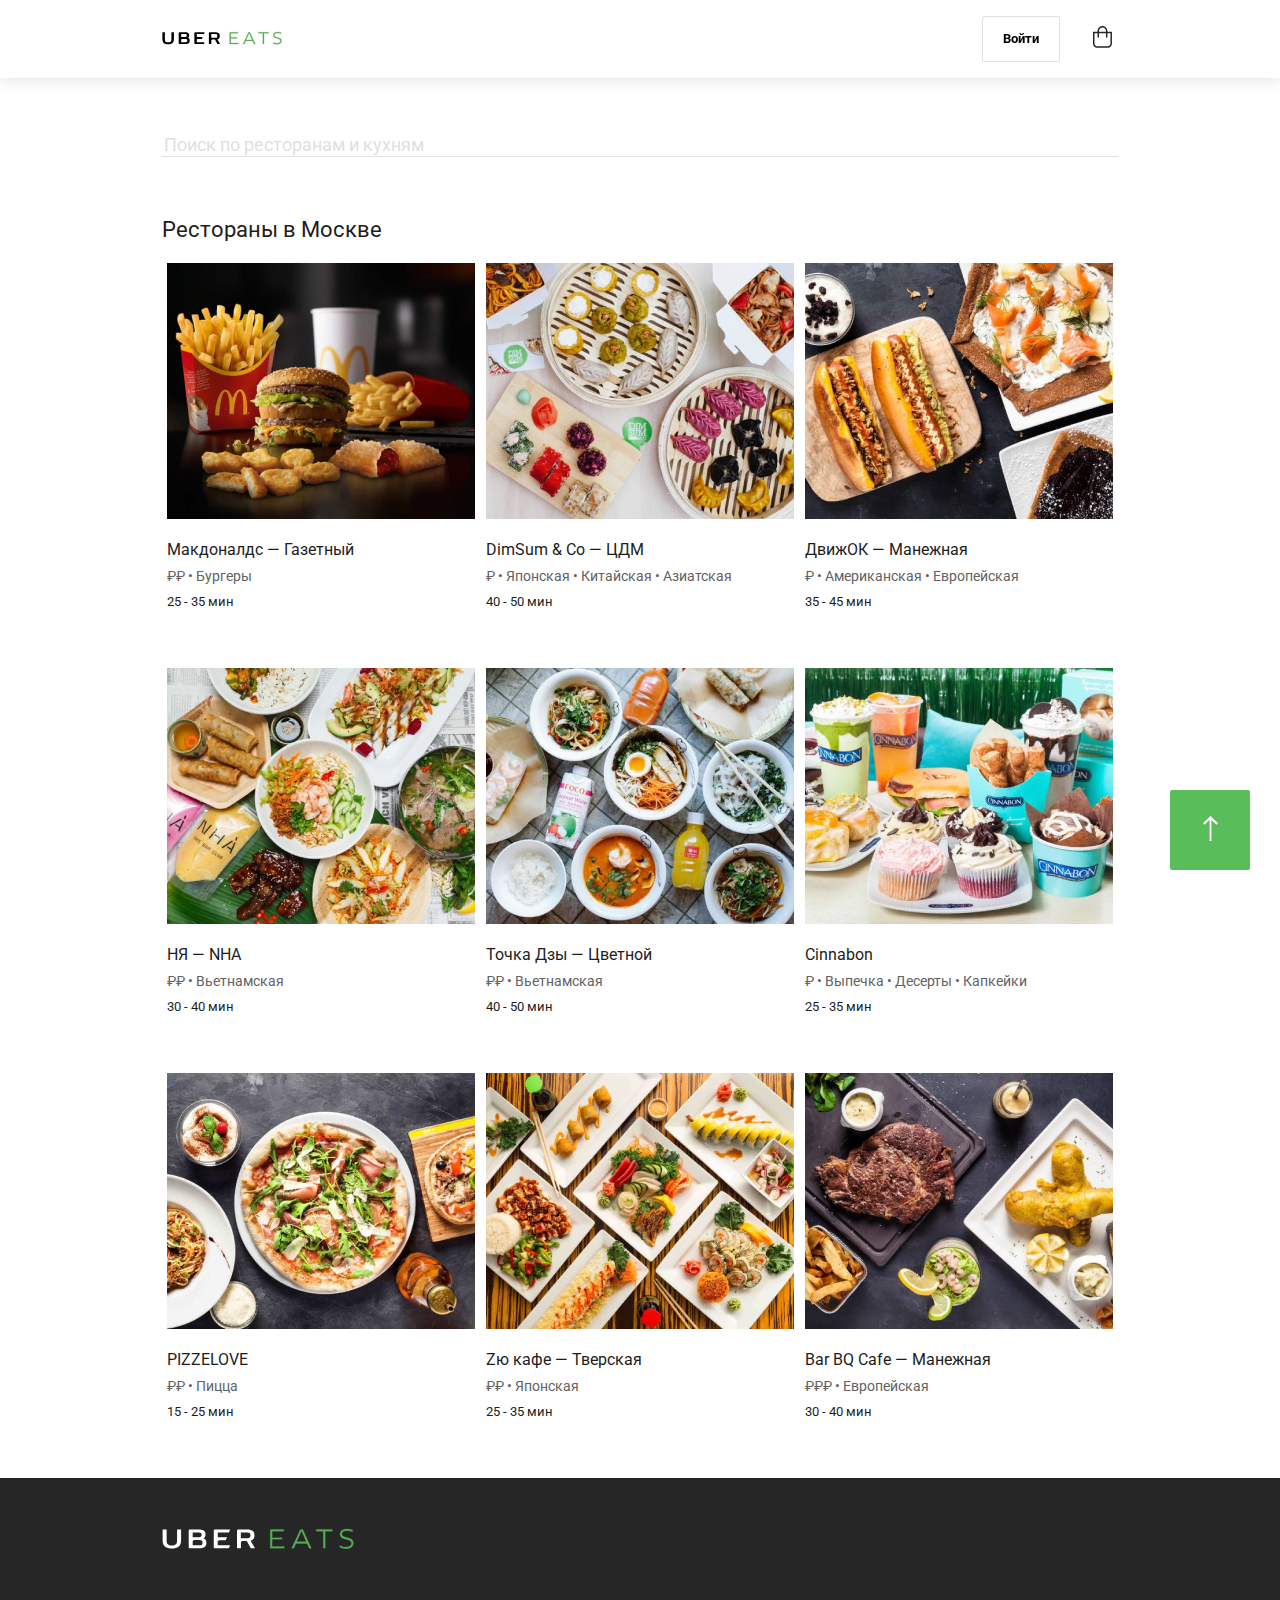
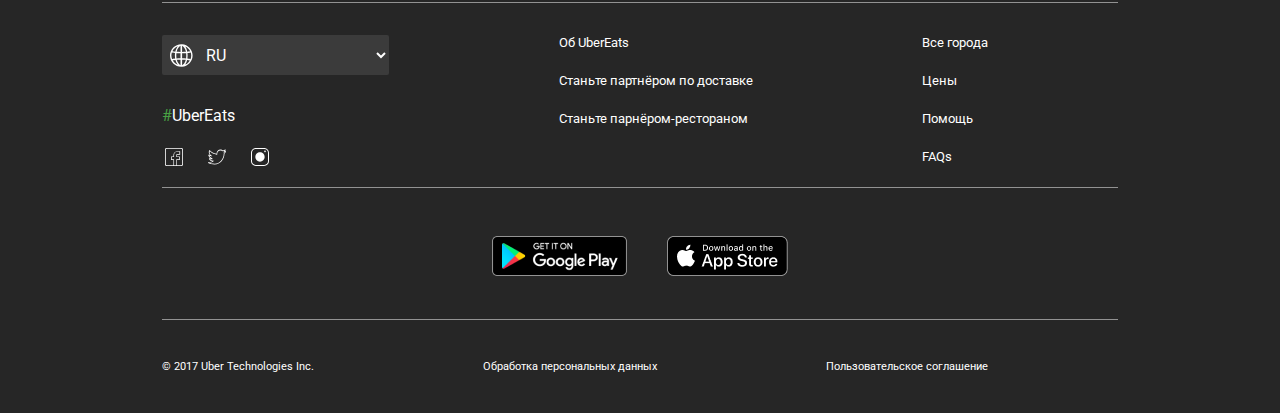
<file: index.html>
<!DOCTYPE html>
<html lang="ru">
<head>
  <meta charset="UTF-8">
  <meta name="viewport" content="width=device-width, initial-scale=1.0">
  <meta http-equiv="X-UA-Compatible" content="ie=edge">
  <title>Document</title>

  <link rel="preconnect" href="https://fonts.googleapis.com">
  <link rel="preconnect" href="https://fonts.gstatic.com" crossorigin>
  <link href="https://fonts.googleapis.com/css2?family=Roboto:wght@400;700&display=swap" rel="stylesheet">

  <link rel="stylesheet" href="assets/css/normalize.css">
  <link rel="stylesheet" href="css/reset.css">
  <link rel="stylesheet" href="assets/fonts/">
  <link rel="stylesheet" href="css/style.css">
</head>
<body>
  
<!--      HEADER      -->

  <header class="header">
    <div class="container header__content">
      <a href="" class="header__logo">
        <img src="img/head/logo.svg" alt="" class="header__logo-img">
      </a>

      <div class="header__login">
        <button class="header__login-button">
          Войти
        </button>
        <button class="header__login-cart">
          <svg class="header__login-svg" width="19" height="23" viewBox="0 0 19 23" fill="none" xmlns="http://www.w3.org/2000/svg">
          <g id="basket">
          <path id="Rectangle-10" fill-rule="evenodd" clip-rule="evenodd" d="M18.9474 6.85876H0V18.6482C0 20.8574 1.79086 22.6482 4 22.6482H14.9474C17.1565 22.6482 18.9474 20.8574 18.9474 18.6482V6.85876ZM4 21.1482C2.61929 21.1482 1.5 20.029 1.5 18.6482V8.35876H17.4474V18.6482C17.4474 20.029 16.3281 21.1482 14.9474 21.1482H4Z" fill="#262626"/>
          <path id="Rectangle-3" d="M6.01315 12.06V5.86806C6.01315 3.95686 7.56248 2.40753 9.47368 2.40753C11.3849 2.40753 12.9342 3.95686 12.9342 5.86806V12.06C12.9342 12.4742 13.27 12.81 13.6842 12.81C14.0984 12.81 14.4342 12.4742 14.4342 12.06V5.86806C14.4342 3.12844 12.2133 0.907532 9.47368 0.907532C6.73406 0.907532 4.51315 3.12844 4.51315 5.86806V12.06C4.51315 12.4742 4.84894 12.81 5.26315 12.81C5.67737 12.81 6.01315 12.4742 6.01315 12.06Z" fill="#262626"/>
          </g>
          </svg>
        </button>
      </div>
    </div>
  </header>

<!--      HEADER      -->



<!--      SEARCH       -->

  <section class="search">
    <div class="container">
      <input type="search" name="search" id="" class="search__field" placeholder="Поиск по ресторанам и кухням">
    </div>
  </section>

  <!--      SEARCH       -->



  <!--      RESTAURANTS       -->

  <section class="restaurants">
    <div class="container">
      <h1 class="restaurants__title">
        Рестораны в Москве
      </h1>
      <div class="restaurants__items">

        <a href="#" class="restaurant__link">
          <div class="restaurant__item">
            <img src="img/rest/1mac.jpg" alt="McDonalds" class="restaurant__img">
            <h6 class="restaurant__title">
              Макдоналдс — Газетный
            </h6>
            <p class="restaurant__price">
             <span class="restaurant__price-count">₽₽ </span>• Бургеры
            </p>
            <p class="restaurant__time">
              25 - 35 мин
            </p>
          </div>
        </a>

        <a href="#" class="restaurant__link">
          <div class="restaurant__item">
            <img src="img/rest/2dimsum.jpg" alt="McDonalds" class="restaurant__img">
            <h6 class="restaurant__title">
              DimSum & Co — ЦДМ
            </h6>
            <p class="restaurant__price">
             <span class="restaurant__price-count">₽ </span>• Японская • Китайская • Азиатская
            </p>
            <p class="restaurant__time">
              40 - 50 мин
            </p>
          </div>
        </a>

        <a href="#" class="restaurant__link">
          <div class="restaurant__item">
            <img src="img/rest/3dvijok.jpg" alt="McDonalds" class="restaurant__img">
            <h6 class="restaurant__title">
              ДвижОК — Манежная
            </h6>
            <p class="restaurant__price">
             <span class="restaurant__price-count">₽ </span>• Американская • Европейская
            </p>
            <p class="restaurant__time">
              35 - 45 мин
            </p>
          </div>
        </a>

        <a href="#" class="restaurant__link">
          <div class="restaurant__item">
            <img src="img/rest/4nya.jpg" alt="McDonalds" class="restaurant__img">
            <h6 class="restaurant__title">
              НЯ — NHA
            </h6>
            <p class="restaurant__price">
             <span class="restaurant__price-count">₽₽ </span>• Вьетнамская
            </p>
            <p class="restaurant__time">
              30 - 40 мин
            </p>
          </div>
        </a>

        <a href="#" class="restaurant__link">
          <div class="restaurant__item">
            <img src="img/rest/5tochka.jpg" alt="McDonalds" class="restaurant__img">
            <h6 class="restaurant__title">
              Точка Дзы — Цветной
            </h6>
            <p class="restaurant__price">
              <span class="restaurant__price-count">₽₽ </span>• Вьетнамская
            </p>
            <p class="restaurant__time">
              40 - 50 мин
            </p>
          </div>
        </a>

        <a href="#" class="restaurant__link">
          <div class="restaurant__item">
            <img src="img/rest/6cinnabon.jpg" alt="McDonalds" class="restaurant__img">
            <h6 class="restaurant__title">
              Cinnabon
            </h6>
            <p class="restaurant__price">
             <span class="restaurant__price-count">₽ </span>• Выпечка • Десерты • Капкейки
            </p>
            <p class="restaurant__time">
              25 - 35 мин
            </p>
          </div>
        </a>

        <a href="#" class="restaurant__link">
          <div class="restaurant__item">
            <img src="img/rest/7pizzalove.jpg" alt="McDonalds" class="restaurant__img">
            <h6 class="restaurant__title">
              PIZZELOVE
            </h6>
            <p class="restaurant__price">
             <span class="restaurant__price-count">₽₽ </span>• Пицца
            </p>
            <p class="restaurant__time">
              15 - 25 мин
            </p>
          </div>
        </a>

        <a href="#" class="restaurant__link">
          <div class="restaurant__item">
            <img src="img/rest/8zu.jpg" alt="McDonalds" class="restaurant__img">
            <h6 class="restaurant__title">
              Zю кафе — Тверская
            </h6>
            <p class="restaurant__price">
             <span class="restaurant__price-count">₽₽ </span>• Японская
            </p>
            <p class="restaurant__time">
              25 - 35 мин
            </p>
          </div>
        </a>

        <a href="#" class="restaurant__link">
          <div class="restaurant__item">
            <img src="img/rest/9barbq.jpg" alt="McDonalds" class="restaurant__img">
            <h6 class="restaurant__title">
              Bar BQ Cafe — Манежная
            </h6>
            <p class="restaurant__price">
             <span class="restaurant__price-count">₽₽₽ </span>• Европейская
            </p>
            <p class="restaurant__time">
              30 - 40 мин
            </p>
          </div>
        </a>

      </div>
    </div>
  </section>

  <!--      RESTAURANTS       -->



  <!--      FOOTER       -->

  <footer class="footer">
    <div class="container">
      <div class="footer__logo">
        <img src="img/footer/white-logo.svg" alt="logo" class="footer__logo-img">
      </div>
      <div class="footer__menu">
        <div class="footer__menu-lang">
          <select class="footer__menu-lang-select">
            <option class="footer__menu-lang-select-option" value="RU">RU</option>
            <option class="footer__menu-lang-select-option" value="EN">EN</option>
            <option class="footer__menu-lang-select-option" value="UA">UA</option>
          </select>
          <a href="#" class="footer__menu-hash"><span>#</span>UberEats</a>
          <div class="footer__menu-social">
            <a href="#" class="footer__menu-social-item">
              <svg width="24" height="24" viewBox="0 0 24 24" fill="none" xmlns="http://www.w3.org/2000/svg">
                <path fill-rule="evenodd" clip-rule="evenodd" d="M19.5 3H4.5C3.65997 3 3 3.66003 3 4.5V19.5C3 20.34 3.65997 21 4.5 21H11.4H15H19.5C20.34 21 21 20.34 21 19.5V4.5C21 3.66003 20.34 3 19.5 3ZM12.0518 14.2609H9.79999V11.9652H12.0518V9.95654C12.0518 8.32092 13.2904 6.94348 14.8667 6.80005H17.4V9.0957H15.1481C14.6696 9.0957 14.3037 9.46875 14.3037 9.95654V11.9652H17.1185V14.2609H14.3037V20.2001H12.0518V14.2609ZM14.9286 20.2001H19.3214C19.8193 20.2001 20.2 19.8193 20.2 19.3215V4.67859C20.2 4.18079 19.8193 3.80005 19.3214 3.80005H4.67856C4.18069 3.80005 3.79999 4.18079 3.79999 4.67859V19.3215C3.79999 19.8193 4.18069 20.2001 4.67856 20.2001H11.4142V14.9286H9.07138V11.4143H11.4142V9.95007C11.4142 7.98792 12.9371 6.3186 14.8993 6.14294H18.15V9.65723H15.2214C15.0457 9.65723 14.9286 9.77429 14.9286 9.95007V11.4143H17.8571V14.9286H14.9286V20.2001Z" fill="white"/>
                <mask id="mask0" mask-type="alpha" maskUnits="userSpaceOnUse" x="3" y="3" width="18" height="18">
                <path fill-rule="evenodd" clip-rule="evenodd" d="M19.5 3H4.5C3.65997 3 3 3.66003 3 4.5V19.5C3 20.34 3.65997 21 4.5 21H11.4H15H19.5C20.34 21 21 20.34 21 19.5V4.5C21 3.66003 20.34 3 19.5 3ZM12.0518 14.2609H9.79999V11.9652H12.0518V9.95654C12.0518 8.32092 13.2904 6.94348 14.8667 6.80005H17.4V9.0957H15.1481C14.6696 9.0957 14.3037 9.46875 14.3037 9.95654V11.9652H17.1185V14.2609H14.3037V20.2001H12.0518V14.2609ZM14.9286 20.2001H19.3214C19.8193 20.2001 20.2 19.8193 20.2 19.3215V4.67859C20.2 4.18079 19.8193 3.80005 19.3214 3.80005H4.67856C4.18069 3.80005 3.79999 4.18079 3.79999 4.67859V19.3215C3.79999 19.8193 4.18069 20.2001 4.67856 20.2001H11.4142V14.9286H9.07138V11.4143H11.4142V9.95007C11.4142 7.98792 12.9371 6.3186 14.8993 6.14294H18.15V9.65723H15.2214C15.0457 9.65723 14.9286 9.77429 14.9286 9.95007V11.4143H17.8571V14.9286H14.9286V20.2001Z" fill="white"/>
                </mask>
                <g mask="url(#mask0)">
                </g>
                </svg>
            </a>
            <a href="#" class="footer__menu-social-item">
              <svg width="24" height="24" viewBox="0 0 24 24" fill="none" xmlns="http://www.w3.org/2000/svg">
                <g id="ic/24/social/twitter">
                <path id="Shape" fill-rule="evenodd" clip-rule="evenodd" d="M20.5302 6.09489C20.6525 6.06364 20.8052 6.09489 20.8969 6.18864C20.9885 6.28239 21.0191 6.43864 20.9886 6.56364C20.7136 7.46977 20.1637 8.12602 19.4915 8.46977V8.5634C19.4915 14.5942 15.092 19.5 9.71484 19.5C6.69018 19.5 4.24606 18.9688 3.14617 18.0627C3.02398 17.9377 2.96285 17.7814 3.02398 17.5939C3.08505 17.4377 3.23782 17.3127 3.42114 17.3127C5.22372 17.2814 6.38467 16.844 7.27069 16.3128C5.55975 16.094 4.49041 15.2504 3.94052 13.6568C3.87939 13.5005 3.94052 13.3443 4.06271 13.2505C4.1849 13.1568 4.36822 13.1568 4.49041 13.2193C4.94869 13.5318 5.40698 13.5943 5.9569 13.5943C4.79595 12.8757 3.72662 11.6882 3.29891 10.2195C3.26834 10.0633 3.32946 9.8759 3.45165 9.8134C3.60443 9.71965 3.7572 9.7509 3.87939 9.84465C4.21548 10.1258 4.58212 10.3133 5.13201 10.407C3.94052 9.15715 3.20727 7.31352 4.24603 5.28252L4.42935 4.90752L4.7348 5.22002C6.62905 7.25102 8.37051 8.18852 11.5479 8.8134V8.6884C11.5479 6.40739 13.2894 4.53252 15.4586 4.50127C16.314 4.50127 17.5055 5.12627 17.9944 5.40752C18.0061 5.40752 18.0177 5.41203 18.0277 5.41594C18.0438 5.42229 18.0555 5.4268 18.0555 5.40752C18.6666 5.22002 19.3998 4.90752 20.2552 4.53252C20.3775 4.47002 20.5302 4.50127 20.6219 4.59502C20.7136 4.68877 20.7441 4.81377 20.683 4.97002C20.5302 5.40752 20.2858 5.87627 19.9192 6.31364L20.5302 6.09489ZM18.7354 8.23784L18.9133 8.17741C19.4764 7.96623 19.8025 7.51347 20.01 7.12126L18.854 7.5136C18.7058 7.5739 18.528 7.5136 18.4687 7.36272C18.4094 7.21172 18.4391 7.03069 18.5576 6.94011C19.0318 6.54778 19.3875 6.12529 19.6543 5.67265C19.0615 5.91399 18.528 6.12529 18.0834 6.27617C17.9055 6.33647 17.7277 6.30632 17.5499 6.21587L17.5316 6.20573C17.1836 6.01225 16.0853 5.40141 15.4158 5.4312C13.6374 5.46135 12.2147 7.00053 12.2147 8.87163V9.7166L11.8589 9.6563C8.59857 9.05266 6.79049 8.17741 4.89352 6.27617C4.00433 8.56975 5.84201 10.1694 6.46444 10.622L7.20541 11.1652H6.28655C5.69375 11.1652 5.04168 11.1049 4.44888 10.8333C5.10098 12.2215 6.43481 13.2476 7.56112 13.5796L7.47219 14.1832C7.2351 14.1832 6.99795 14.1832 6.76086 14.2133C6.13839 14.2436 5.57525 14.2436 5.04171 14.0624C5.63452 15.2093 6.67193 15.6922 8.36141 15.6922H9.25061L8.50961 16.2354C7.59075 16.9596 6.40515 17.6236 4.35998 17.7746C5.3381 18.2574 7.14611 18.7101 9.84338 18.7101C14.4647 18.7101 18.7354 13.9991 18.7354 8.7509V8.23784Z" fill="white"/>
                <mask id="mask0" mask-type="alpha" maskUnits="userSpaceOnUse" x="3" y="4" width="18" height="16">
                <path id="Shape_2" fill-rule="evenodd" clip-rule="evenodd" d="M20.5302 6.09489C20.6525 6.06364 20.8052 6.09489 20.8969 6.18864C20.9885 6.28239 21.0191 6.43864 20.9886 6.56364C20.7136 7.46977 20.1637 8.12602 19.4915 8.46977V8.5634C19.4915 14.5942 15.092 19.5 9.71484 19.5C6.69018 19.5 4.24606 18.9688 3.14617 18.0627C3.02398 17.9377 2.96285 17.7814 3.02398 17.5939C3.08505 17.4377 3.23782 17.3127 3.42114 17.3127C5.22372 17.2814 6.38467 16.844 7.27069 16.3128C5.55975 16.094 4.49041 15.2504 3.94052 13.6568C3.87939 13.5005 3.94052 13.3443 4.06271 13.2505C4.1849 13.1568 4.36822 13.1568 4.49041 13.2193C4.94869 13.5318 5.40698 13.5943 5.9569 13.5943C4.79595 12.8757 3.72662 11.6882 3.29891 10.2195C3.26834 10.0633 3.32946 9.8759 3.45165 9.8134C3.60443 9.71965 3.7572 9.7509 3.87939 9.84465C4.21548 10.1258 4.58212 10.3133 5.13201 10.407C3.94052 9.15715 3.20727 7.31352 4.24603 5.28252L4.42935 4.90752L4.7348 5.22002C6.62905 7.25102 8.37051 8.18852 11.5479 8.8134V8.6884C11.5479 6.40739 13.2894 4.53252 15.4586 4.50127C16.314 4.50127 17.5055 5.12627 17.9944 5.40752C18.0061 5.40752 18.0177 5.41203 18.0277 5.41594C18.0438 5.42229 18.0555 5.4268 18.0555 5.40752C18.6666 5.22002 19.3998 4.90752 20.2552 4.53252C20.3775 4.47002 20.5302 4.50127 20.6219 4.59502C20.7136 4.68877 20.7441 4.81377 20.683 4.97002C20.5302 5.40752 20.2858 5.87627 19.9192 6.31364L20.5302 6.09489ZM18.7354 8.23784L18.9133 8.17741C19.4764 7.96623 19.8025 7.51347 20.01 7.12126L18.854 7.5136C18.7058 7.5739 18.528 7.5136 18.4687 7.36272C18.4094 7.21172 18.4391 7.03069 18.5576 6.94011C19.0318 6.54778 19.3875 6.12529 19.6543 5.67265C19.0615 5.91399 18.528 6.12529 18.0834 6.27617C17.9055 6.33647 17.7277 6.30632 17.5499 6.21587L17.5316 6.20573C17.1836 6.01225 16.0853 5.40141 15.4158 5.4312C13.6374 5.46135 12.2147 7.00053 12.2147 8.87163V9.7166L11.8589 9.6563C8.59857 9.05266 6.79049 8.17741 4.89352 6.27617C4.00433 8.56975 5.84201 10.1694 6.46444 10.622L7.20541 11.1652H6.28655C5.69375 11.1652 5.04168 11.1049 4.44888 10.8333C5.10098 12.2215 6.43481 13.2476 7.56112 13.5796L7.47219 14.1832C7.2351 14.1832 6.99795 14.1832 6.76086 14.2133C6.13839 14.2436 5.57525 14.2436 5.04171 14.0624C5.63452 15.2093 6.67193 15.6922 8.36141 15.6922H9.25061L8.50961 16.2354C7.59075 16.9596 6.40515 17.6236 4.35998 17.7746C5.3381 18.2574 7.14611 18.7101 9.84338 18.7101C14.4647 18.7101 18.7354 13.9991 18.7354 8.7509V8.23784Z" fill="white"/>
                </mask>
                <g mask="url(#mask0)">
                </g>
                </g>
                </svg>
            </a>
            <a href="#" class="footer__menu-social-item">
              <svg width="24" height="24" viewBox="0 0 24 24" fill="none" xmlns="http://www.w3.org/2000/svg">
                <g id="ic/24/social/instagram">
                <path id="Combined Shape" fill-rule="evenodd" clip-rule="evenodd" d="M16.0325 3H7.96724C5.22831 3 3 5.22841 3 7.96735V16.0327C3 18.7717 5.22831 21 7.96724 21H16.0325C18.7717 21 21 18.7716 21 16.0327V7.96735C21.0001 5.22841 18.7717 3 16.0325 3ZM20.0001 16.3579C20.0001 18.3662 18.3662 20 16.3579 20H7.642C5.6338 20.0001 4 18.3662 4 16.3579V7.64212C4 5.63392 5.6338 4 7.642 4H16.3578C18.3661 4 20 5.63392 20 7.64212V16.3579H20.0001ZM7.36186 12.0002C7.36186 9.4427 9.44249 7.36207 12 7.36207C14.5575 7.36207 16.6381 9.4427 16.6381 12.0002C16.6381 14.5576 14.5575 16.6381 12 16.6381C9.44249 16.6381 7.36186 14.5576 7.36186 12.0002ZM16.4349 5.83418C16.5833 5.68509 16.7898 5.6 17 5.6C17.2109 5.6 17.4175 5.68509 17.5658 5.83418C17.7149 5.98255 17.8 6.18909 17.8 6.4C17.8 6.61018 17.7149 6.81673 17.5658 6.96582C17.4167 7.11418 17.2109 7.2 17 7.2C16.7898 7.2 16.5833 7.11418 16.4349 6.96582C16.2858 6.81673 16.2 6.61025 16.2 6.4C16.2 6.18909 16.2857 5.98255 16.4349 5.83418Z" fill="white"/>
                <mask id="mask0" mask-type="alpha" maskUnits="userSpaceOnUse" x="7" y="5" width="11" height="12">
                <path id="Combined Shape_2" fill-rule="evenodd" clip-rule="evenodd" d="M16.4349 5.83416C16.5833 5.68507 16.7898 5.59998 17 5.59998C17.2109 5.59998 17.4175 5.68507 17.5658 5.83416C17.7149 5.98252 17.8 6.18907 17.8 6.39998C17.8 6.61016 17.7149 6.8167 17.5658 6.96579C17.4167 7.11416 17.2109 7.19998 17 7.19998C16.7898 7.19998 16.5833 7.11416 16.4349 6.96579C16.2858 6.8167 16.2 6.61023 16.2 6.39998C16.2 6.18907 16.2857 5.98252 16.4349 5.83416ZM12 7.36204C9.44245 7.36204 7.36182 9.44268 7.36182 12.0002C7.36182 14.5576 9.44245 16.6381 12 16.6381C14.5575 16.6381 16.6381 14.5576 16.6381 12.0002C16.6381 9.44268 14.5575 7.36204 12 7.36204ZM12 15.8397C9.88274 15.8397 8.16003 14.1173 8.16003 12C8.16003 9.88255 9.88261 8.15998 12 8.15998C14.1175 8.15998 15.84 9.88255 15.84 12C15.84 14.1173 14.1173 15.8397 12 15.8397Z" fill="white"/>
                </mask>
                <g mask="url(#mask0)">
                </g>
                </g>
                </svg>
            </a>
          </div>
        </div>
        <div class="footer__menu-about">
          <a href="#" class="footer__menu-about-item">Об UberEats</a>
          <a href="#" class="footer__menu-about-item">Станьте партнёром по доставке</a>
          <a href="#" class="footer__menu-about-item">Станьте парнёром-рестораном</a>
        </div>
        <div class="footer__menu-info">
          <a href="#" class="footer__menu-info-item">Все города</a>
          <a href="#" class="footer__menu-info-item">Цены</a>
          <a href="#" class="footer__menu-info-item">Помощь</a>
          <a href="#" class="footer__menu-info-item">FAQs</a>
        </div>
      </div>
      <div class="footer__apps">
        <a href="#" class="footer__apps-item"><img src="img/footer/gplay.png" alt="gplay"></a>
        <a href="#" class="footer__apps-item"><img src="img/footer/appst.png" alt="appst"></a>
      </div>
      <div class="footer__personal">
        <p class="footer__personal-item">© 2017 Uber Technologies Inc.</p>
        <a href="#" class="footer__personal-item-link">Обработка персональных данных</a>
        <a href="#" class="footer__personal-item-link">Пользовательское соглашение</a>
      </div>
    </div>
  </footer>

  <!--      FOOTER       -->



  <!--      BUTTON UP       -->

  <a href="#" class="scrollup">
    <div>
      <img src="img/footer/arrow-up.svg" alt="arrow">
    </div>
  </a>

  <!--      BUTTON UP       -->
  <script src="https://code.jquery.com/jquery-3.6.0.min.js"></script>
  <script src="js/main.js"></script>
</body>
</html>
</file>
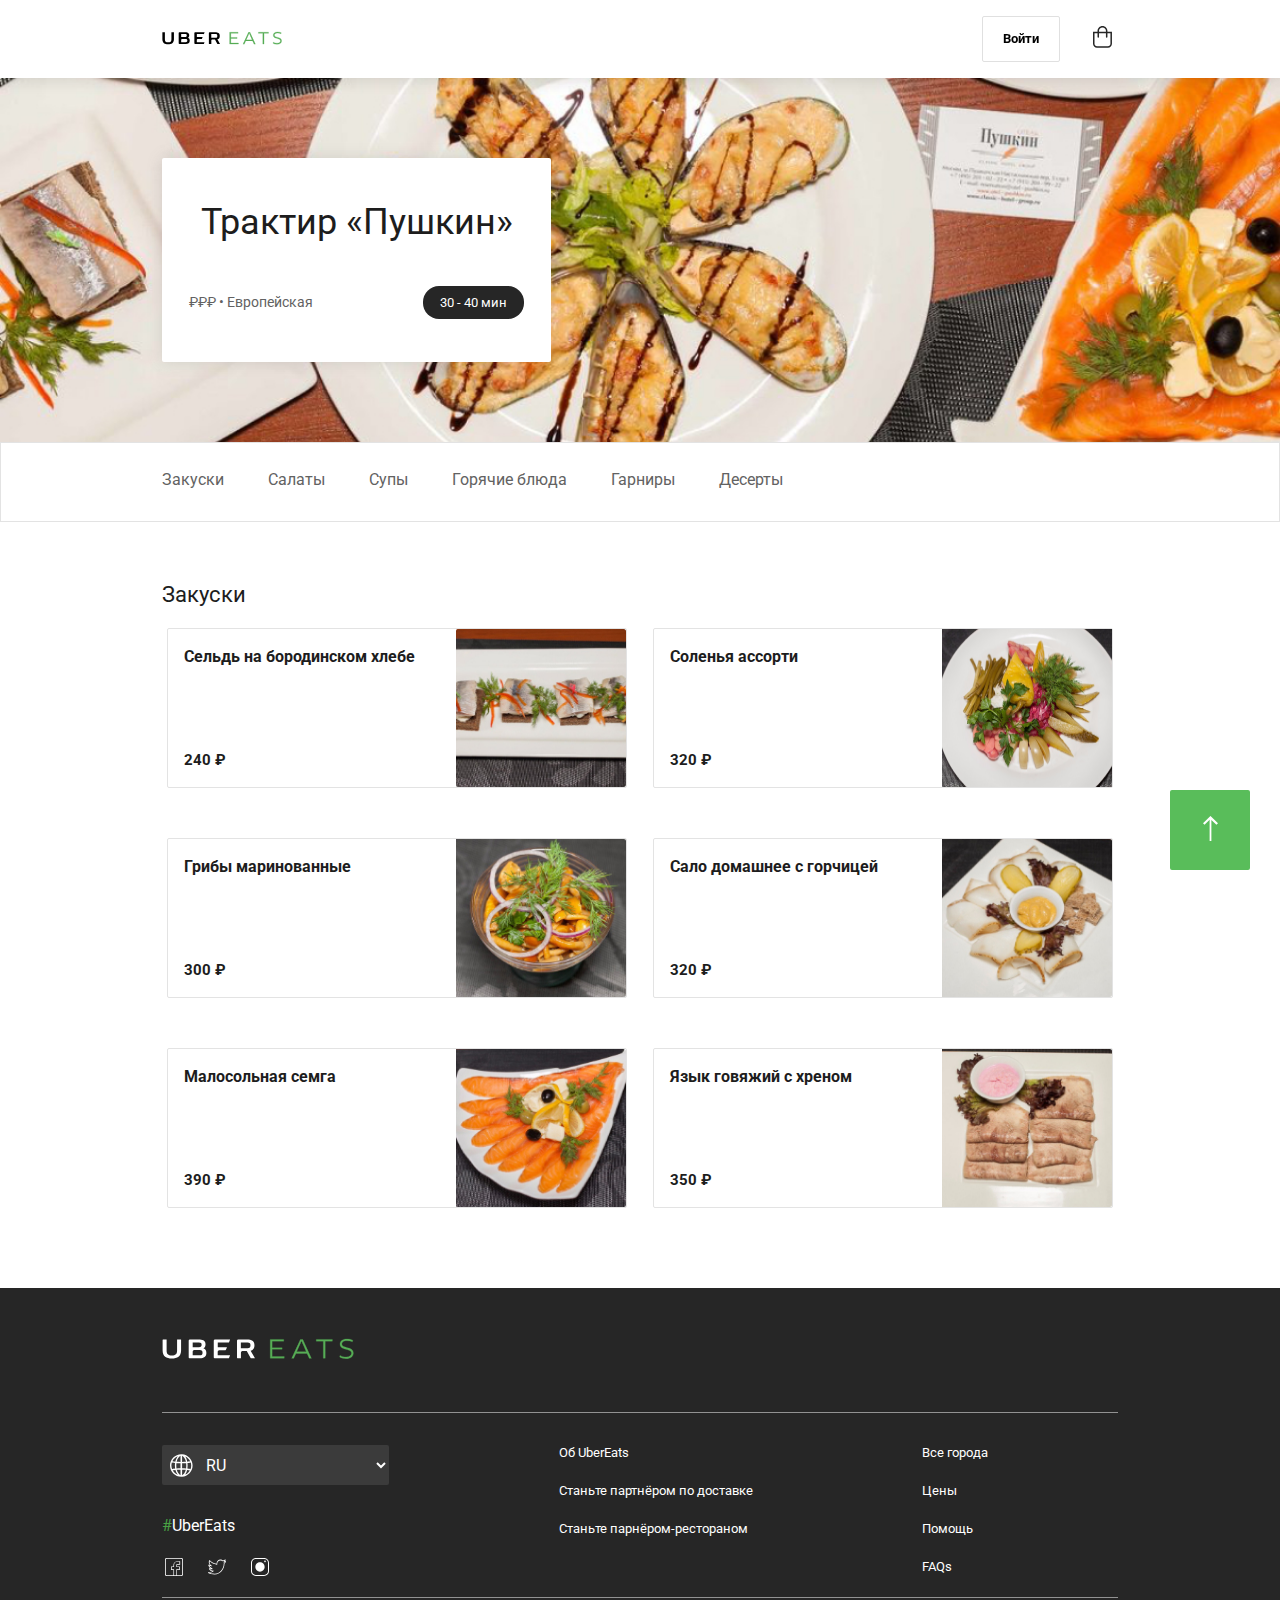
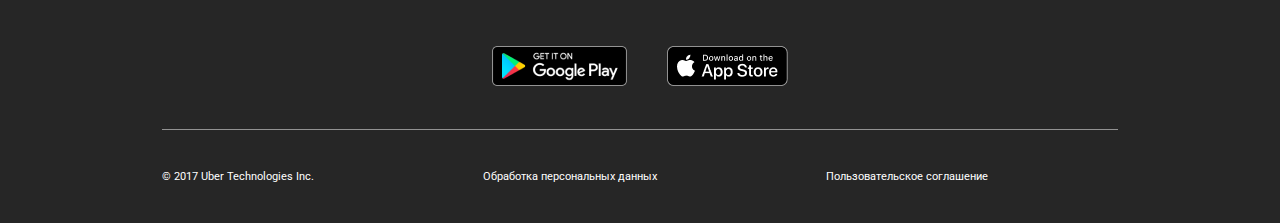
<file: pushkin.html>
<!DOCTYPE html>
<html lang="ru">
<head>
    <meta charset="UTF-8">
    <meta http-equiv="X-UA-Compatible" content="IE=edge">
    <meta name="viewport" content="width=device-width, initial-scale=1.0">
    <title>Document</title>

    <link rel="preconnect" href="https://fonts.googleapis.com">
    <link rel="preconnect" href="https://fonts.gstatic.com" crossorigin>
    <link href="https://fonts.googleapis.com/css2?family=Roboto:wght@400;700&display=swap" rel="stylesheet">
  
    <link rel="stylesheet" href="assets/css/normalize.css">
    <link rel="stylesheet" href="css/reset.css">
    <link rel="stylesheet" href="css/style.css">
</head>
<body>


    <!--      HEADER      -->

  <header class="header pushkin__header">
    <div class="container header__content">
      <a href="" class="header__logo">
        <img src="img/head/logo.svg" alt="" class="header__logo-img">
      </a>

      <div class="header__login">
        <button class="header__login-button">
          Войти
        </button>
        <button class="header__login-cart">
          <svg class="header__login-svg" width="19" height="23" viewBox="0 0 19 23" fill="none" xmlns="http://www.w3.org/2000/svg">
          <g id="basket">
          <path id="Rectangle-10" fill-rule="evenodd" clip-rule="evenodd" d="M18.9474 6.85876H0V18.6482C0 20.8574 1.79086 22.6482 4 22.6482H14.9474C17.1565 22.6482 18.9474 20.8574 18.9474 18.6482V6.85876ZM4 21.1482C2.61929 21.1482 1.5 20.029 1.5 18.6482V8.35876H17.4474V18.6482C17.4474 20.029 16.3281 21.1482 14.9474 21.1482H4Z" fill="#262626"/>
          <path id="Rectangle-3" d="M6.01315 12.06V5.86806C6.01315 3.95686 7.56248 2.40753 9.47368 2.40753C11.3849 2.40753 12.9342 3.95686 12.9342 5.86806V12.06C12.9342 12.4742 13.27 12.81 13.6842 12.81C14.0984 12.81 14.4342 12.4742 14.4342 12.06V5.86806C14.4342 3.12844 12.2133 0.907532 9.47368 0.907532C6.73406 0.907532 4.51315 3.12844 4.51315 5.86806V12.06C4.51315 12.4742 4.84894 12.81 5.26315 12.81C5.67737 12.81 6.01315 12.4742 6.01315 12.06Z" fill="#262626"/>
          </g>
          </svg>
        </button>
      </div>
    </div>
  </header>

    <!--      HEADER      -->


    <!-- SLIDER -->

  <section class="slider">
    <div class="container slider__content">
      <div class="slider__card">
        <h1 class="slider__card-title">
                Трактир «Пушкин»
        </h1>
        <div class="slider__card-info">
          <p class="restaurant__price restaurant__price-pushkin">
          <span class="restaurant__price-count">₽₽₽ </span>• Европейская
          </p>
          <p class="restaurant__time restaurant__time-pushkin">
                     30 - 40 мин
          </p>
        </div>
      </div>
    </div>
  </section>

    <!-- SLIDER -->



    <!-- MENU -->

  <section class="menu">
    <div class="container">
      <div class="menu__list">
        <a href="" class="menu__list-item">Закуски</a>
        <a href="" class="menu__list-item">Салаты</a>
        <a href="" class="menu__list-item">Супы</a>
        <a href="" class="menu__list-item">Горячие блюда</a>
        <a href="" class="menu__list-item">Гарниры</a>
        <a href="" class="menu__list-item">Десерты</a>
      </div>
    </div>
  </section>

    <!-- MENU -->



    <!-- FOOD -->

  <section class="food">
    <div class="container">
      <h1 class="restaurants__title">
        Закуски
      </h1>

      <div class="food__cards">
        <a class="food__cards-item" href="#">
          <div class="food__cards-item__descr">
            <div class="food__cards-item__descr-wrap">
              <h4 class="food__cards-item__title">
                Сельдь на бородинском хлебе
              </h4>
              <p class="food__cards-item__info">
                С яйцом и огурцом
              </p>
            </div>
            <p class="food__cards-item__price">
              240 ₽
            </p>
          </div>
          <img class="food__cards-item__img" src="img/pushkin/card1.jpg" alt="card1">
        </a>

        <a class="food__cards-item" href="#">
          <div class="food__cards-item__descr">
            <div class="food__cards-item__descr-wrap">
              <h4 class="food__cards-item__title">
                Соленья ассорти
              </h4>
              <p class="food__cards-item__info">
                Lorem ipsum dolor sit.
              </p>
            </div>
            <p class="food__cards-item__price">
              320 ₽
            </p>
          </div>
          <img class="food__cards-item__img" src="img/pushkin/card2.png" alt="card1">
        </a>

        <a class="food__cards-item" href="#">
          <div class="food__cards-item__descr">
            <div class="food__cards-item__descr-wrap">
              <h4 class="food__cards-item__title">
                Грибы маринованные
              </h4>
              <p class="food__cards-item__info">
                Lorem ipsum do.
              </p>
            </div>
            <p class="food__cards-item__price">
              300 ₽
            </p>
          </div>
          <img class="food__cards-item__img" src="img/pushkin/card3.jpg" alt="card1">
        </a>
        
        <a class="food__cards-item" href="#">
          <div class="food__cards-item__descr">
            <div class="food__cards-item__descr-wrap">
              <h4 class="food__cards-item__title">
                Сало домашнее с горчицей
              </h4>
              <p class="food__cards-item__info">
                Lorem, ipsum dolor.
              </p>
            </div>
            <p class="food__cards-item__price">
              320 ₽
            </p>
          </div>
          <img class="food__cards-item__img" src="img/pushkin/card4.jpg" alt="card1">
        </a>

        <a class="food__cards-item" href="#">
          <div class="food__cards-item__descr">
            <div class="food__cards-item__descr-wrap">
              <h4 class="food__cards-item__title">
                Малосольная семга
              </h4>
              <p class="food__cards-item__info">
                Lorem ipsum dolor sit amet.
              </p>
            </div>
            <p class="food__cards-item__price">
              390 ₽
            </p>
          </div>
          <img class="food__cards-item__img" src="img/pushkin/card5.jpg" alt="card1">
        </a>

        <a class="food__cards-item" href="#">
          <div class="food__cards-item__descr">
            <div class="food__cards-item__descr-wrap">
              <h4 class="food__cards-item__title">
                Язык говяжий с хреном
              </h4>
              <p class="food__cards-item__info">
                Lorem ipsum, dolor sit amet consectetur adipisicing.
              </p>
            </div>
            <p class="food__cards-item__price">
              350 ₽
            </p>
          </div>
          <img class="food__cards-item__img" src="img/pushkin/card6.jpg" alt="card1">
        </a>

      </div>
    </div>
  </section>

    <!-- FOOD -->


    <!--      FOOTER       -->

  <footer class="footer">
    <div class="container">
      <div class="footer__logo">
        <img src="img/footer/white-logo.svg" alt="logo" class="footer__logo-img">
      </div>
      <div class="footer__menu">
        <div class="footer__menu-lang">
          <select class="footer__menu-lang-select">
            <option class="footer__menu-lang-select-option" value="RU">RU</option>
            <option class="footer__menu-lang-select-option" value="EN">EN</option>
            <option class="footer__menu-lang-select-option" value="UA">UA</option>
          </select>
          <a href="#" class="footer__menu-hash"><span>#</span>UberEats</a>
          <div class="footer__menu-social">
            <a href="#" class="footer__menu-social-item">
              <svg width="24" height="24" viewBox="0 0 24 24" fill="none" xmlns="http://www.w3.org/2000/svg">
                <path fill-rule="evenodd" clip-rule="evenodd" d="M19.5 3H4.5C3.65997 3 3 3.66003 3 4.5V19.5C3 20.34 3.65997 21 4.5 21H11.4H15H19.5C20.34 21 21 20.34 21 19.5V4.5C21 3.66003 20.34 3 19.5 3ZM12.0518 14.2609H9.79999V11.9652H12.0518V9.95654C12.0518 8.32092 13.2904 6.94348 14.8667 6.80005H17.4V9.0957H15.1481C14.6696 9.0957 14.3037 9.46875 14.3037 9.95654V11.9652H17.1185V14.2609H14.3037V20.2001H12.0518V14.2609ZM14.9286 20.2001H19.3214C19.8193 20.2001 20.2 19.8193 20.2 19.3215V4.67859C20.2 4.18079 19.8193 3.80005 19.3214 3.80005H4.67856C4.18069 3.80005 3.79999 4.18079 3.79999 4.67859V19.3215C3.79999 19.8193 4.18069 20.2001 4.67856 20.2001H11.4142V14.9286H9.07138V11.4143H11.4142V9.95007C11.4142 7.98792 12.9371 6.3186 14.8993 6.14294H18.15V9.65723H15.2214C15.0457 9.65723 14.9286 9.77429 14.9286 9.95007V11.4143H17.8571V14.9286H14.9286V20.2001Z" fill="white"/>
                <mask id="mask0" mask-type="alpha" maskUnits="userSpaceOnUse" x="3" y="3" width="18" height="18">
                <path fill-rule="evenodd" clip-rule="evenodd" d="M19.5 3H4.5C3.65997 3 3 3.66003 3 4.5V19.5C3 20.34 3.65997 21 4.5 21H11.4H15H19.5C20.34 21 21 20.34 21 19.5V4.5C21 3.66003 20.34 3 19.5 3ZM12.0518 14.2609H9.79999V11.9652H12.0518V9.95654C12.0518 8.32092 13.2904 6.94348 14.8667 6.80005H17.4V9.0957H15.1481C14.6696 9.0957 14.3037 9.46875 14.3037 9.95654V11.9652H17.1185V14.2609H14.3037V20.2001H12.0518V14.2609ZM14.9286 20.2001H19.3214C19.8193 20.2001 20.2 19.8193 20.2 19.3215V4.67859C20.2 4.18079 19.8193 3.80005 19.3214 3.80005H4.67856C4.18069 3.80005 3.79999 4.18079 3.79999 4.67859V19.3215C3.79999 19.8193 4.18069 20.2001 4.67856 20.2001H11.4142V14.9286H9.07138V11.4143H11.4142V9.95007C11.4142 7.98792 12.9371 6.3186 14.8993 6.14294H18.15V9.65723H15.2214C15.0457 9.65723 14.9286 9.77429 14.9286 9.95007V11.4143H17.8571V14.9286H14.9286V20.2001Z" fill="white"/>
                </mask>
                <g mask="url(#mask0)">
                </g>
                </svg>
            </a>
            <a href="#" class="footer__menu-social-item">
              <svg width="24" height="24" viewBox="0 0 24 24" fill="none" xmlns="http://www.w3.org/2000/svg">
                <g id="ic/24/social/twitter">
                <path id="Shape" fill-rule="evenodd" clip-rule="evenodd" d="M20.5302 6.09489C20.6525 6.06364 20.8052 6.09489 20.8969 6.18864C20.9885 6.28239 21.0191 6.43864 20.9886 6.56364C20.7136 7.46977 20.1637 8.12602 19.4915 8.46977V8.5634C19.4915 14.5942 15.092 19.5 9.71484 19.5C6.69018 19.5 4.24606 18.9688 3.14617 18.0627C3.02398 17.9377 2.96285 17.7814 3.02398 17.5939C3.08505 17.4377 3.23782 17.3127 3.42114 17.3127C5.22372 17.2814 6.38467 16.844 7.27069 16.3128C5.55975 16.094 4.49041 15.2504 3.94052 13.6568C3.87939 13.5005 3.94052 13.3443 4.06271 13.2505C4.1849 13.1568 4.36822 13.1568 4.49041 13.2193C4.94869 13.5318 5.40698 13.5943 5.9569 13.5943C4.79595 12.8757 3.72662 11.6882 3.29891 10.2195C3.26834 10.0633 3.32946 9.8759 3.45165 9.8134C3.60443 9.71965 3.7572 9.7509 3.87939 9.84465C4.21548 10.1258 4.58212 10.3133 5.13201 10.407C3.94052 9.15715 3.20727 7.31352 4.24603 5.28252L4.42935 4.90752L4.7348 5.22002C6.62905 7.25102 8.37051 8.18852 11.5479 8.8134V8.6884C11.5479 6.40739 13.2894 4.53252 15.4586 4.50127C16.314 4.50127 17.5055 5.12627 17.9944 5.40752C18.0061 5.40752 18.0177 5.41203 18.0277 5.41594C18.0438 5.42229 18.0555 5.4268 18.0555 5.40752C18.6666 5.22002 19.3998 4.90752 20.2552 4.53252C20.3775 4.47002 20.5302 4.50127 20.6219 4.59502C20.7136 4.68877 20.7441 4.81377 20.683 4.97002C20.5302 5.40752 20.2858 5.87627 19.9192 6.31364L20.5302 6.09489ZM18.7354 8.23784L18.9133 8.17741C19.4764 7.96623 19.8025 7.51347 20.01 7.12126L18.854 7.5136C18.7058 7.5739 18.528 7.5136 18.4687 7.36272C18.4094 7.21172 18.4391 7.03069 18.5576 6.94011C19.0318 6.54778 19.3875 6.12529 19.6543 5.67265C19.0615 5.91399 18.528 6.12529 18.0834 6.27617C17.9055 6.33647 17.7277 6.30632 17.5499 6.21587L17.5316 6.20573C17.1836 6.01225 16.0853 5.40141 15.4158 5.4312C13.6374 5.46135 12.2147 7.00053 12.2147 8.87163V9.7166L11.8589 9.6563C8.59857 9.05266 6.79049 8.17741 4.89352 6.27617C4.00433 8.56975 5.84201 10.1694 6.46444 10.622L7.20541 11.1652H6.28655C5.69375 11.1652 5.04168 11.1049 4.44888 10.8333C5.10098 12.2215 6.43481 13.2476 7.56112 13.5796L7.47219 14.1832C7.2351 14.1832 6.99795 14.1832 6.76086 14.2133C6.13839 14.2436 5.57525 14.2436 5.04171 14.0624C5.63452 15.2093 6.67193 15.6922 8.36141 15.6922H9.25061L8.50961 16.2354C7.59075 16.9596 6.40515 17.6236 4.35998 17.7746C5.3381 18.2574 7.14611 18.7101 9.84338 18.7101C14.4647 18.7101 18.7354 13.9991 18.7354 8.7509V8.23784Z" fill="white"/>
                <mask id="mask0" mask-type="alpha" maskUnits="userSpaceOnUse" x="3" y="4" width="18" height="16">
                <path id="Shape_2" fill-rule="evenodd" clip-rule="evenodd" d="M20.5302 6.09489C20.6525 6.06364 20.8052 6.09489 20.8969 6.18864C20.9885 6.28239 21.0191 6.43864 20.9886 6.56364C20.7136 7.46977 20.1637 8.12602 19.4915 8.46977V8.5634C19.4915 14.5942 15.092 19.5 9.71484 19.5C6.69018 19.5 4.24606 18.9688 3.14617 18.0627C3.02398 17.9377 2.96285 17.7814 3.02398 17.5939C3.08505 17.4377 3.23782 17.3127 3.42114 17.3127C5.22372 17.2814 6.38467 16.844 7.27069 16.3128C5.55975 16.094 4.49041 15.2504 3.94052 13.6568C3.87939 13.5005 3.94052 13.3443 4.06271 13.2505C4.1849 13.1568 4.36822 13.1568 4.49041 13.2193C4.94869 13.5318 5.40698 13.5943 5.9569 13.5943C4.79595 12.8757 3.72662 11.6882 3.29891 10.2195C3.26834 10.0633 3.32946 9.8759 3.45165 9.8134C3.60443 9.71965 3.7572 9.7509 3.87939 9.84465C4.21548 10.1258 4.58212 10.3133 5.13201 10.407C3.94052 9.15715 3.20727 7.31352 4.24603 5.28252L4.42935 4.90752L4.7348 5.22002C6.62905 7.25102 8.37051 8.18852 11.5479 8.8134V8.6884C11.5479 6.40739 13.2894 4.53252 15.4586 4.50127C16.314 4.50127 17.5055 5.12627 17.9944 5.40752C18.0061 5.40752 18.0177 5.41203 18.0277 5.41594C18.0438 5.42229 18.0555 5.4268 18.0555 5.40752C18.6666 5.22002 19.3998 4.90752 20.2552 4.53252C20.3775 4.47002 20.5302 4.50127 20.6219 4.59502C20.7136 4.68877 20.7441 4.81377 20.683 4.97002C20.5302 5.40752 20.2858 5.87627 19.9192 6.31364L20.5302 6.09489ZM18.7354 8.23784L18.9133 8.17741C19.4764 7.96623 19.8025 7.51347 20.01 7.12126L18.854 7.5136C18.7058 7.5739 18.528 7.5136 18.4687 7.36272C18.4094 7.21172 18.4391 7.03069 18.5576 6.94011C19.0318 6.54778 19.3875 6.12529 19.6543 5.67265C19.0615 5.91399 18.528 6.12529 18.0834 6.27617C17.9055 6.33647 17.7277 6.30632 17.5499 6.21587L17.5316 6.20573C17.1836 6.01225 16.0853 5.40141 15.4158 5.4312C13.6374 5.46135 12.2147 7.00053 12.2147 8.87163V9.7166L11.8589 9.6563C8.59857 9.05266 6.79049 8.17741 4.89352 6.27617C4.00433 8.56975 5.84201 10.1694 6.46444 10.622L7.20541 11.1652H6.28655C5.69375 11.1652 5.04168 11.1049 4.44888 10.8333C5.10098 12.2215 6.43481 13.2476 7.56112 13.5796L7.47219 14.1832C7.2351 14.1832 6.99795 14.1832 6.76086 14.2133C6.13839 14.2436 5.57525 14.2436 5.04171 14.0624C5.63452 15.2093 6.67193 15.6922 8.36141 15.6922H9.25061L8.50961 16.2354C7.59075 16.9596 6.40515 17.6236 4.35998 17.7746C5.3381 18.2574 7.14611 18.7101 9.84338 18.7101C14.4647 18.7101 18.7354 13.9991 18.7354 8.7509V8.23784Z" fill="white"/>
                </mask>
                <g mask="url(#mask0)">
                </g>
                </g>
                </svg>
            </a>
            <a href="#" class="footer__menu-social-item">
              <svg width="24" height="24" viewBox="0 0 24 24" fill="none" xmlns="http://www.w3.org/2000/svg">
                <g id="ic/24/social/instagram">
                <path id="Combined Shape" fill-rule="evenodd" clip-rule="evenodd" d="M16.0325 3H7.96724C5.22831 3 3 5.22841 3 7.96735V16.0327C3 18.7717 5.22831 21 7.96724 21H16.0325C18.7717 21 21 18.7716 21 16.0327V7.96735C21.0001 5.22841 18.7717 3 16.0325 3ZM20.0001 16.3579C20.0001 18.3662 18.3662 20 16.3579 20H7.642C5.6338 20.0001 4 18.3662 4 16.3579V7.64212C4 5.63392 5.6338 4 7.642 4H16.3578C18.3661 4 20 5.63392 20 7.64212V16.3579H20.0001ZM7.36186 12.0002C7.36186 9.4427 9.44249 7.36207 12 7.36207C14.5575 7.36207 16.6381 9.4427 16.6381 12.0002C16.6381 14.5576 14.5575 16.6381 12 16.6381C9.44249 16.6381 7.36186 14.5576 7.36186 12.0002ZM16.4349 5.83418C16.5833 5.68509 16.7898 5.6 17 5.6C17.2109 5.6 17.4175 5.68509 17.5658 5.83418C17.7149 5.98255 17.8 6.18909 17.8 6.4C17.8 6.61018 17.7149 6.81673 17.5658 6.96582C17.4167 7.11418 17.2109 7.2 17 7.2C16.7898 7.2 16.5833 7.11418 16.4349 6.96582C16.2858 6.81673 16.2 6.61025 16.2 6.4C16.2 6.18909 16.2857 5.98255 16.4349 5.83418Z" fill="white"/>
                <mask id="mask0" mask-type="alpha" maskUnits="userSpaceOnUse" x="7" y="5" width="11" height="12">
                <path id="Combined Shape_2" fill-rule="evenodd" clip-rule="evenodd" d="M16.4349 5.83416C16.5833 5.68507 16.7898 5.59998 17 5.59998C17.2109 5.59998 17.4175 5.68507 17.5658 5.83416C17.7149 5.98252 17.8 6.18907 17.8 6.39998C17.8 6.61016 17.7149 6.8167 17.5658 6.96579C17.4167 7.11416 17.2109 7.19998 17 7.19998C16.7898 7.19998 16.5833 7.11416 16.4349 6.96579C16.2858 6.8167 16.2 6.61023 16.2 6.39998C16.2 6.18907 16.2857 5.98252 16.4349 5.83416ZM12 7.36204C9.44245 7.36204 7.36182 9.44268 7.36182 12.0002C7.36182 14.5576 9.44245 16.6381 12 16.6381C14.5575 16.6381 16.6381 14.5576 16.6381 12.0002C16.6381 9.44268 14.5575 7.36204 12 7.36204ZM12 15.8397C9.88274 15.8397 8.16003 14.1173 8.16003 12C8.16003 9.88255 9.88261 8.15998 12 8.15998C14.1175 8.15998 15.84 9.88255 15.84 12C15.84 14.1173 14.1173 15.8397 12 15.8397Z" fill="white"/>
                </mask>
                <g mask="url(#mask0)">
                </g>
                </g>
                </svg>
            </a>
          </div>
        </div>
        <div class="footer__menu-about">
          <a href="#" class="footer__menu-about-item">Об UberEats</a>
          <a href="#" class="footer__menu-about-item">Станьте партнёром по доставке</a>
          <a href="#" class="footer__menu-about-item">Станьте парнёром-рестораном</a>
        </div>
        <div class="footer__menu-info">
          <a href="#" class="footer__menu-info-item">Все города</a>
          <a href="#" class="footer__menu-info-item">Цены</a>
          <a href="#" class="footer__menu-info-item">Помощь</a>
          <a href="#" class="footer__menu-info-item">FAQs</a>
        </div>
      </div>
      <div class="footer__apps">
        <a href="#" class="footer__apps-item"><img src="img/footer/gplay.png" alt="gplay"></a>
        <a href="#" class="footer__apps-item"><img src="img/footer/appst.png" alt="appst"></a>
      </div>
      <div class="footer__personal">
        <p class="footer__personal-item">© 2017 Uber Technologies Inc.</p>
        <a href="#" class="footer__personal-item-link">Обработка персональных данных</a>
        <a href="#" class="footer__personal-item-link">Пользовательское соглашение</a>
      </div>
    </div>
  </footer>

    <!--      FOOTER       -->

    

    <!--      BUTTON UP       -->

  <a href="#" class="scrollup">
    <div>
      <img src="img/footer/arrow-up.svg" alt="arrow">
    </div>
  </a>

    <!--      BUTTON UP       -->
  <script src="https://code.jquery.com/jquery-3.6.0.min.js"></script>
  <script src="js/main.js"></script>
</body>
</html>
</file>
<file: css/style.css>
*,
*::after,
*::before {
    box-sizing: border-box;
    transition: all ease-in-out .4s;
}

body {
    font-family: 'Roboto', sans-serif;
    font-weight: 400;
    font-style: normal;
    color: #1D1D1D;
}

button {
    border: none;
    background: none;
}

button:active, 
button:focus, 
input:active, 
input:focus,
a:focus,
a:active {
    outline: none;
    border-bottom: 1px solid #57AD56;
}

a {
    text-decoration: none;
    color: inherit;
}

input::-webkit-input-placeholder { 
    color: #E0E0E0;
}

.container {
    max-width: 956px;
    margin: 0 auto;
}


/* HEADER */

.header {
    background-color: #fff;

    position: sticky;
    top: 0;
    padding-top: 16px;
    padding-bottom: 16px;
    margin-bottom: 56px;
    box-shadow: 0px 0px 16px rgba(38, 38, 38, 0.16);
}

.header__content {
    display: flex;
    align-items: center;
    justify-content: space-between;
    text-align: center;
}

.header__login {
    display: flex;
    align-items: center;
}

.header__login-button {
    border: 1px solid #E0E0E0;
    border-radius: 2px;
    padding: 10px 20px;

    font-weight: 700;
    font-size: 13px;
    line-height: 24px;
}

.header__login-button:hover {
    background: #57AD56;
    color: #fff;
}

.header__login-cart {
    margin-left: 27px;
}

.header__login-svg:hover path {
    fill: #57AD56;
}


/*  */


@media screen and (max-width: 956px) {
    .container {
        padding: 0 10px;
    }
}

@media screen and (max-width: 751px) {
    .header__login-cart {
        display: none;
    }
}

/* HEADER */



/* SEARCH */

.search__field {
    width: 100%;
    border-top: none;
    border-left: none;
    border-right: none;
    border-bottom: 1px solid #E0E0E0;

    line-height: 20px;
    font-size: 18px;

    margin-bottom: 56px;
}

/* SEARCH */



/* RESTAURANTS */

.restaurants__title {
    font-weight: 400;
    font-size: 22px;
    line-height: 34px;
    
    margin-bottom: 16px;
}

.restaurants__items {
    display: flex;

    flex-direction: row;
    flex-wrap: wrap;

    justify-content: space-between;
}

.restaurant__link {
    margin-bottom: 36px;
    margin-left: 5px;
    margin-right: 5px;
}

.restaurant__link:hover {
    background-color: #f1f1f1;
}

.restaurant__img {
    margin-bottom: 16px;
}

.restaurant__title {
    font-weight: 400;
    margin-bottom: 4px;

    font-size: 16px;
    line-height: 24px;
}

.restaurant__price {
    margin-bottom: 4px;

    font-size: 14px;
    line-height: 21px;

    color: #626262;
}

.restaurant__time {
    font-size: 13px;
    line-height: 21px;

    margin-bottom: 20px;
}

@media screen and (max-width: 956px){
    .restaurants__items {
        justify-content: space-around;
    }
}

/* RESTAURANTS */



/* FOOTER */

.footer {
    background-color: #262626;
    color: #fff;
}

.footer__logo {
    border-bottom: #929292 1px solid;
    margin-bottom: 32px;
}

.footer__logo-img {
    margin: 50px 0;
}

.footer__menu {
    flex-wrap: wrap;
    display: flex;
    justify-content: space-between;
    border-bottom: #929292 1px solid;
    margin-bottom: 48px;
}

.footer__menu-lang {
    display: flex;
    flex-direction: column;
}

.footer__menu-lang-select {
    outline: none;
    cursor: pointer;
    margin-bottom: 33px;
    width: 227px;
    height: 40px;
    color: #FFFFFF;
    padding-left: 40px;
    background: url(../img/footer/world.svg) 4% / 10% no-repeat #3B3B3B;;
    border: none;
    border-radius: 2px;

    transition: all ease-in-out .4s;
}

.footer__menu-lang-select-option:hover {
    background: inherit;
}

.footer__menu-hash {
    color: #FFFFFF;
    margin-bottom: 21px;
    width: min-content;
}

.footer__menu-hash span {
    color: #49A144;
}

.footer__menu-social-item {
    margin-right: 15px;
}

.footer__menu-social-item:hover svg path {
    fill:#49A144
}

.footer__menu-about {
    display: flex;
    flex-direction: column;
}

.footer__menu-about-item {
    margin-bottom: 23px;
    font-size: 13px;
    line-height: 15px;
}

.footer__menu-about-item:hover {
    color: #49A144;
}

.footer__menu-info {
    display: flex;
    flex-direction: column;
    padding-right: 130px;
}

.footer__menu-info-item {
    margin-bottom: 23px;
    font-size: 13px;
    line-height: 15px;
}

.footer__menu-info-item:hover {
    color: #49A144;
}

.footer__apps {
    display: flex;
    justify-content: center;
    padding-bottom: 40px;
    border-bottom: #929292 1px solid;
}

.footer__apps-item {
    margin: 0 20px;
}

.footer__personal {
    flex-wrap: wrap;
    display: flex;
    flex-direction: row;
    justify-content: space-between;
    padding: 40px 130px 40px 0;
    font-size: 11px;
    line-height: 13px;
}

.footer__personal-item-link:hover {
    color: #49A144;
}

/* FOOTER */



/* BUTTON UP */

.scrollup {
    border-radius: 2px;
    position: fixed;
    right: 30px;
    bottom: 30px;
    width: 80px;
    height: 80px;
    background-color: #59BD5A;
    display: flex;
    align-items: center;
    justify-content: center;
}

@media screen and (max-width: 751px) {
    .scrollup {
        width: 64px;
        height: 64px;
        right: 15px;
        bottom: 15px;
    }
}

/* BUTTON UP */




/* PUSHKIN */



/* SLIDER */

.pushkin__header {
    margin: 0;
}

.slider {
    background-image: url(../img/pushkin/slider-bg.jpg);
    background-size: cover;
}

.slider__content {
    padding: 80px 0;
}

.slider__card {
    display: flex;
    width: 389px;
    height: 204px;
    background-color: #fff;
    flex-direction: column;
    justify-content: space-evenly;
    align-items: center;

    box-shadow: 0px 0px 16px rgba(117, 117, 117, 0.2);
    border-radius: 2px;
}

.slider__card-title {
    font-weight: normal;
    font-size: 36px;
    line-height: 42px;
}

.slider__card-info {
    display: flex;
    align-items: center;
}

.restaurant__price-pushkin {
    padding-right: 110px;
    margin: 0;
}

.restaurant__time-pushkin {
    margin: 0;
    background: #262626;
    border-radius: 16px;
    font-weight: normal;
    font-size: 13px;
    line-height: 15px;
    padding: 9px 17px;
    color: #FFFFFF;
}

@media screen and (max-width: 398px) {
    .slider__content {
        padding: 80px 5px;
    }

    .slider__card {
        width: auto;
        transform: translateY(130px);
    }

    .slider__card-info {
        flex-wrap: wrap;
        align-items: center;
        justify-content: center;
    }

    .restaurant__price-pushkin {
        padding: 10px;
    }

    .slider__card-title {
        font-size: 28px;
        line-height: 24px;
    }
}
/* SLIDER */



/* MENU */

.menu {
    margin-bottom: 56px;
    height: 80px;
    border: 1px solid rgba(117, 117, 117, 0.2);
}

@media screen and (max-width: 398px) {
    .menu {
        margin-top: 60px;
        border: none;
    }
}

.menu__list {
    margin: 27px 0;
}

.menu__list-item {
    font-size: 16px;
    line-height: 19px;
    color: #626262;
    padding-right: 40px;
}

.menu__list-item:hover {
    color: #327430;
}

/* MENU */



/* FOOD */

.food {
    margin-bottom: 30px;
}

.food__cards {
    display: flex;
    flex-wrap: wrap;
    justify-content: space-between;
}

.food__cards-item {
    margin: 0 5px;
    display: flex;
    flex-basis: 460px;
    max-height: 160px;
    margin-bottom: 50px;
    border: 1px solid rgba(117, 117, 117, 0.2);
    border-radius: 2px;
}

.food__cards-item:hover {
    background-color: #f1f1f1;
}

.food__cards-item:hover .food__cards-item__info {
    display: inline;
}

.food__cards-item__descr {
    display: flex;
    flex-direction: column;
    justify-content: space-between;
    padding: 16px;
}

.food__cards-item__title {
    font-size: 16px;
    line-height: 24px;

    color: #1D1D1D;
}

.food__cards-item__info {
    display: none;
    font-size: 13px;
    line-height: 21px;

    color: #626262;
}

.food__cards-item__price {
    font-weight: 700;
    font-size: 15px;
    line-height: 21px;

    color: #1D1D1D;
}

.food__cards-item__img {
    margin-left: auto;
}

@media screen and (max-width: 958px) {
    .food__cards {
        justify-content: space-around;
    }

    .food__cards-item {
        flex-basis: 100%;
    }
}

@media screen and (max-width: 540px) {
    .food__cards-item {
        border: none;
        border-bottom: 1px solid rgba(117, 117, 117, 0.2);
        margin-bottom: 16px;
    }
}

@media screen and (max-width: 375px) {
    .food__cards-item__img {
        width: 130px;
    }
}

/* FOOD */
</file>
